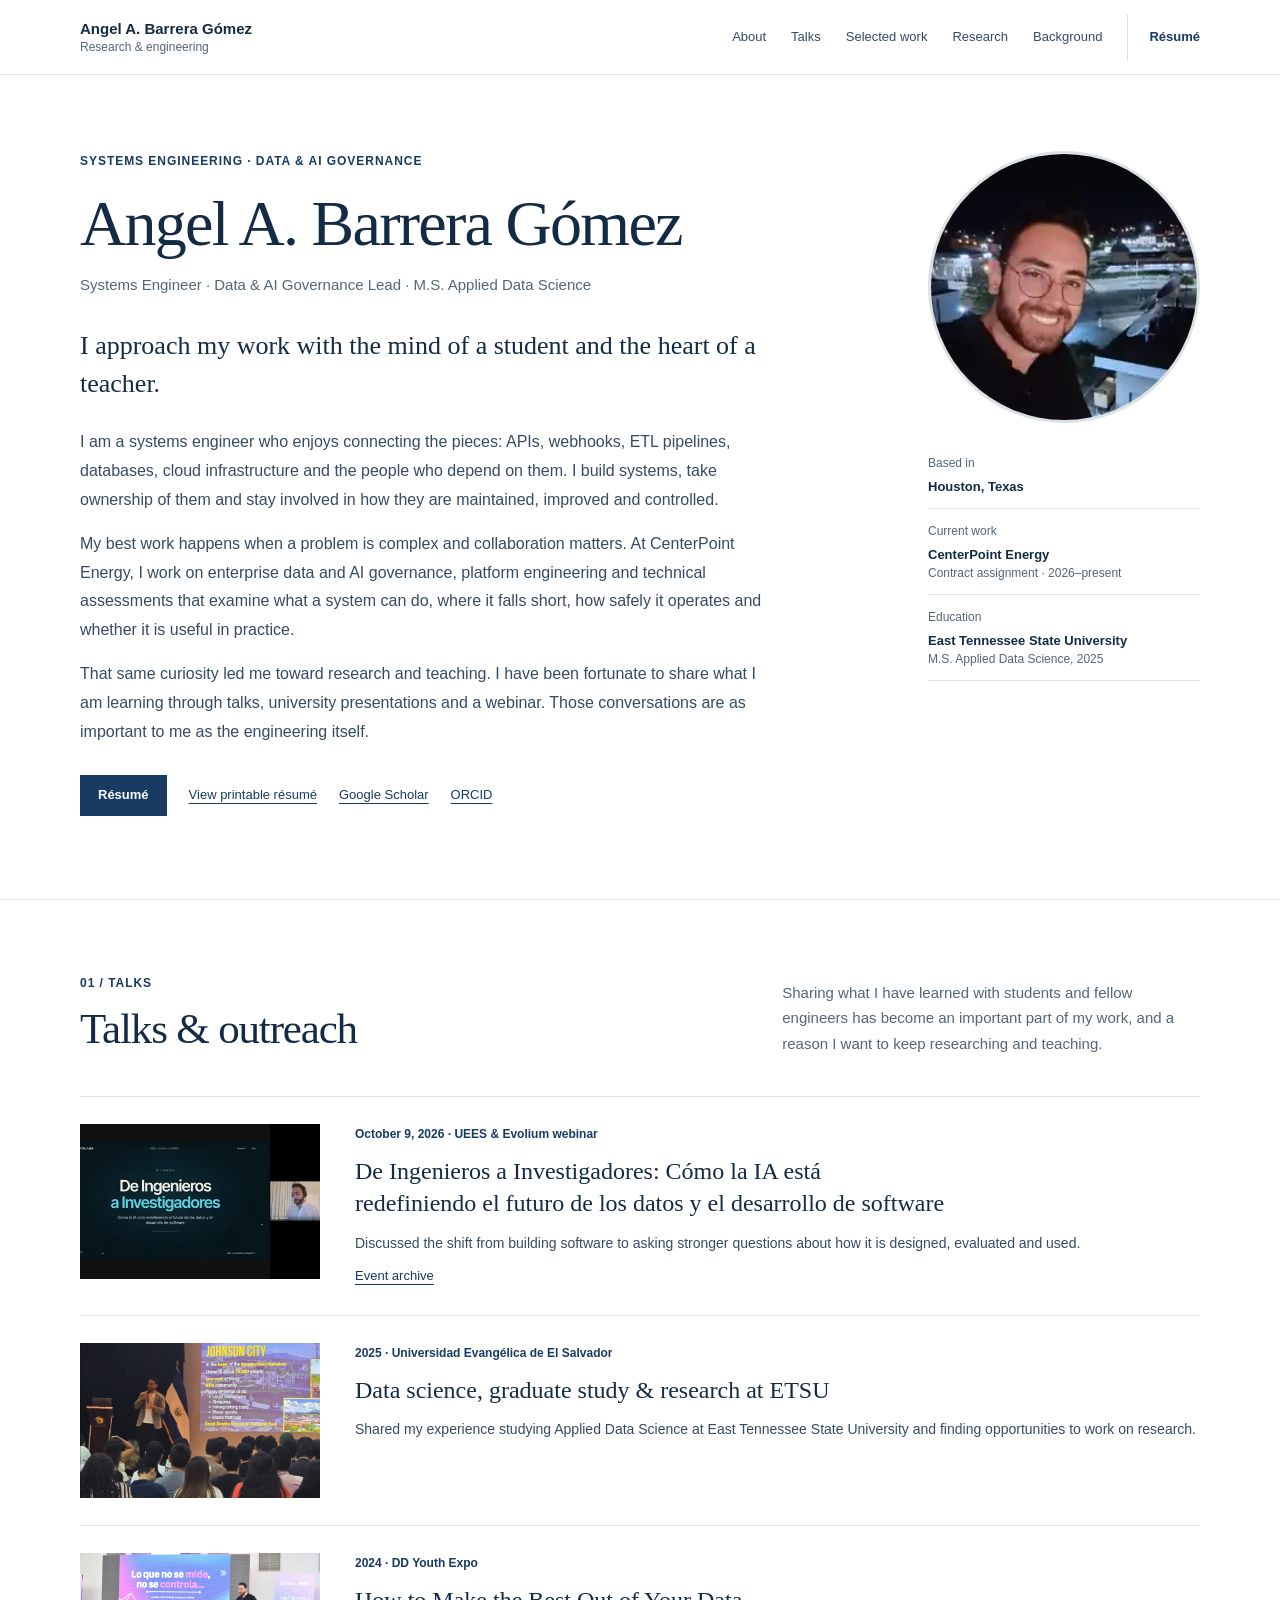
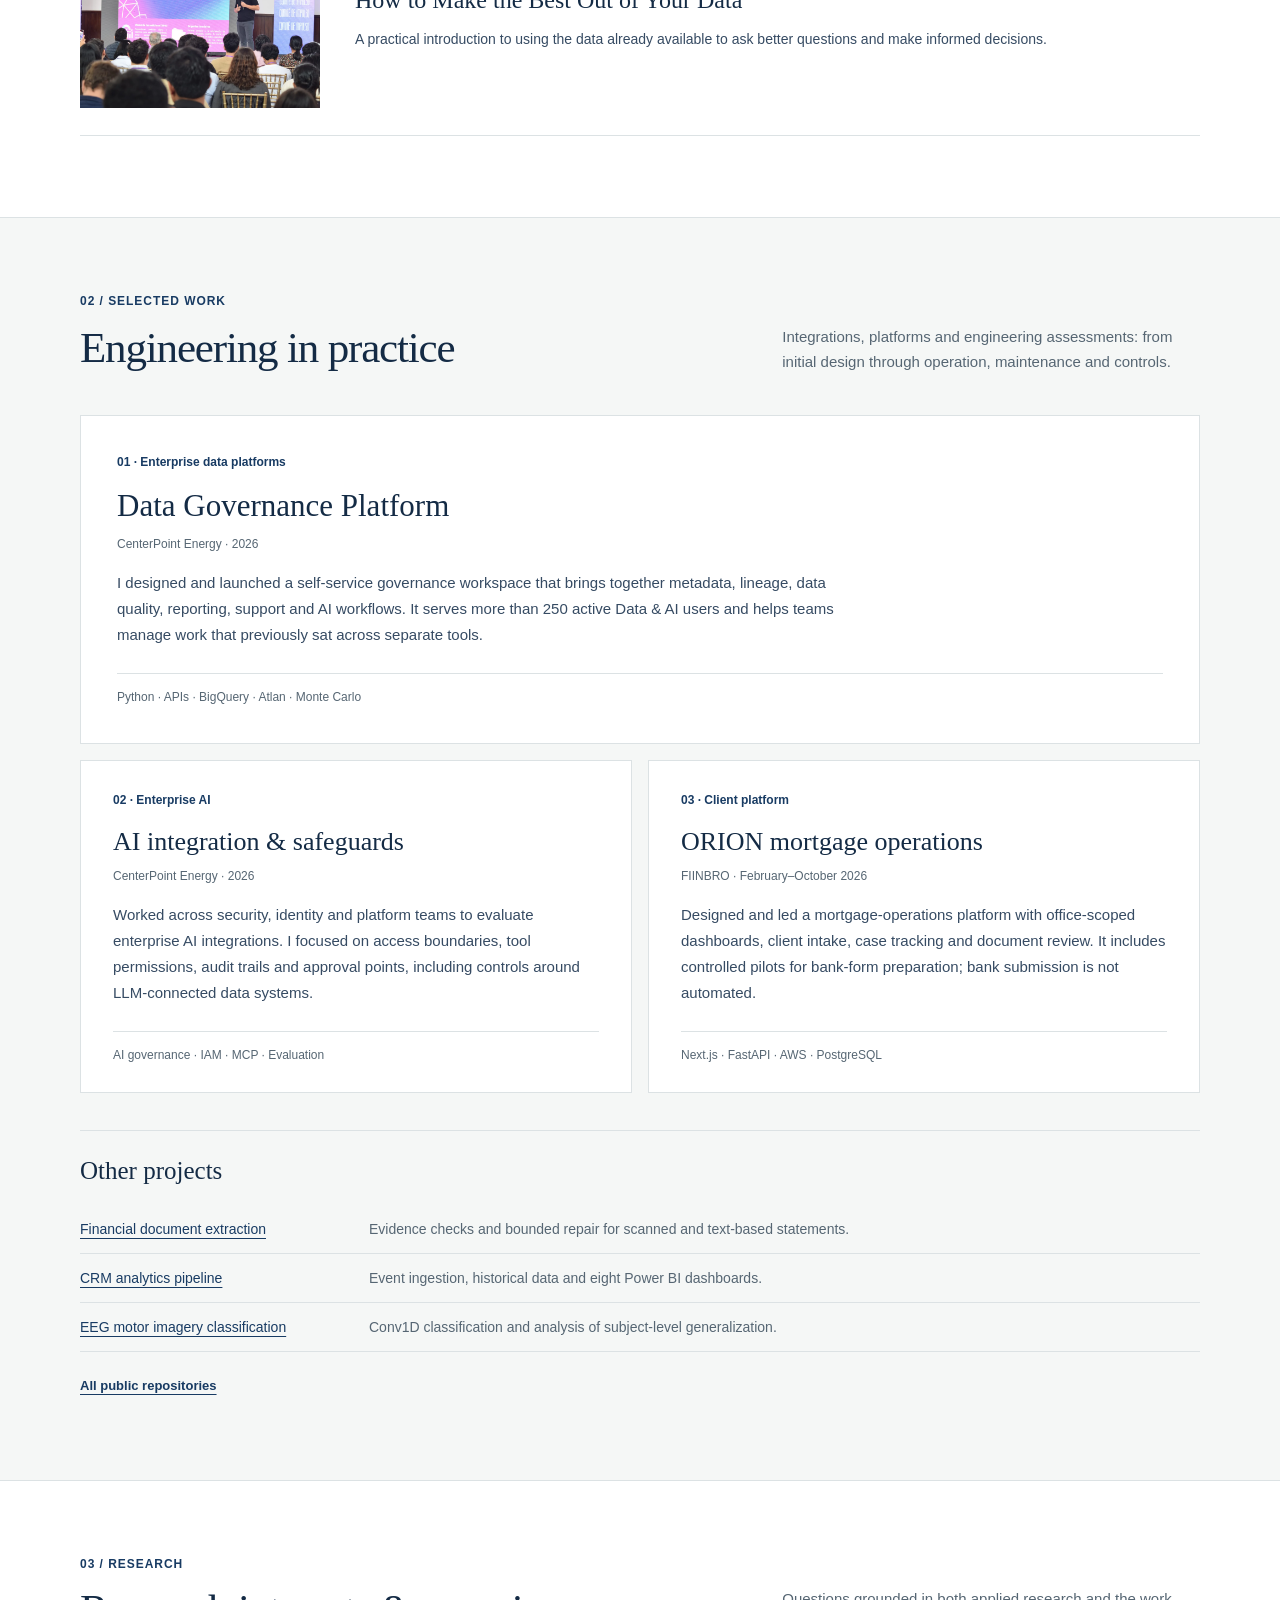
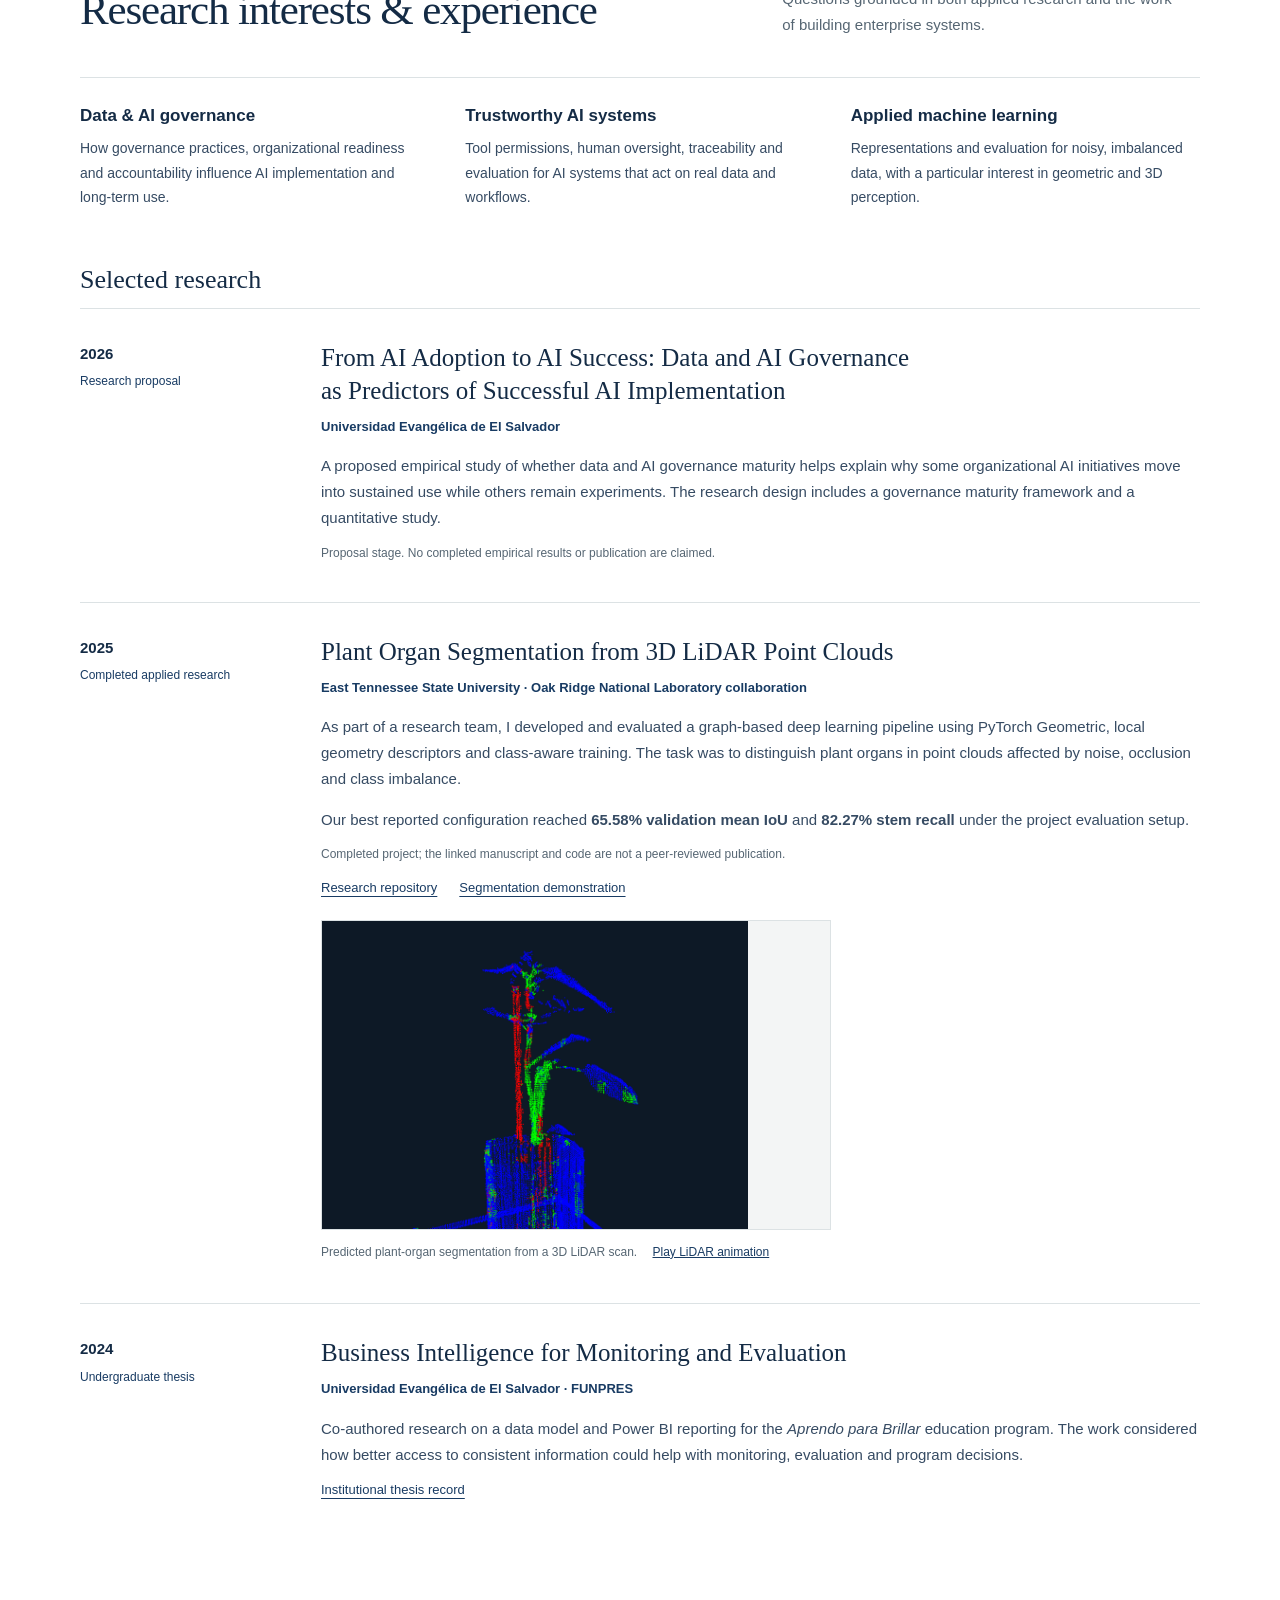
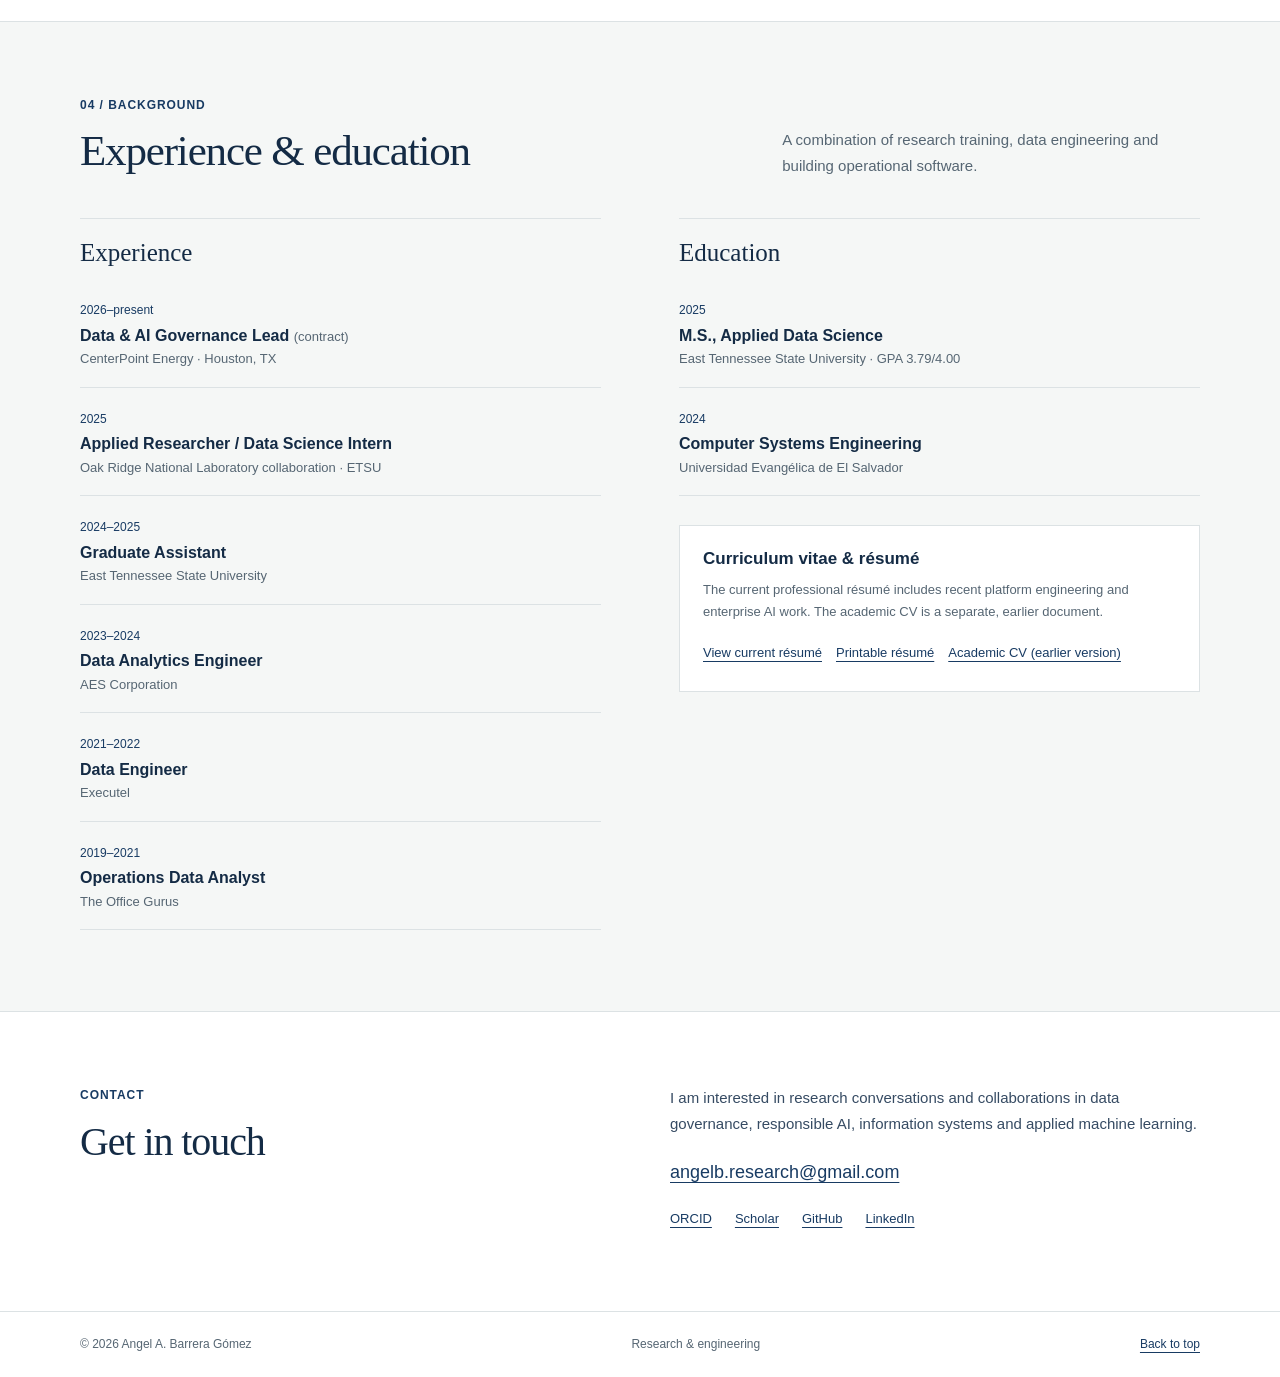
<file: index.html>
<!doctype html>
<html lang="en">
<head>
  <meta charset="utf-8">
  <meta name="viewport" content="width=device-width, initial-scale=1">
  <meta name="color-scheme" content="light">
  <meta name="theme-color" content="#142B45">
  <meta name="description" content="Angel A. Barrera Gómez is a systems engineer who builds, integrates and evaluates complex data and AI systems. Research, talks, engineering work and professional experience.">
  <meta property="og:type" content="profile">
  <meta property="og:title" content="Angel A. Barrera Gómez | Research & Engineering">
  <meta property="og:description" content="Systems engineering, integration, governance, research and teaching.">
  <meta property="og:url" content="https://angomezu.github.io/">
  <meta property="og:image" content="https://angomezu.github.io/assets/images/angel-barrera-profile.webp">
  <link rel="canonical" href="https://angomezu.github.io/">
  <link rel="icon" href="assets/favicon.svg" type="image/svg+xml">
  <link rel="stylesheet" href="assets/style.css">
  <title>Angel A. Barrera Gómez | Research &amp; Engineering</title>
  <script type="application/ld+json">{"@context":"https://schema.org","@type":"Person","name":"Angel A. Barrera Gómez","url":"https://angomezu.github.io/","jobTitle":"Systems Engineer / Data & AI Governance Lead","description":"Engineering, integrating, operating and evaluating complex systems; data and AI governance, research and teaching","alumniOf":[{"@type":"CollegeOrUniversity","name":"East Tennessee State University"},{"@type":"CollegeOrUniversity","name":"Universidad Evangélica de El Salvador"}],"sameAs":["https://github.com/angomezu","https://www.linkedin.com/in/angomezu/","https://orcid.org/0009-0007-4087-6743","https://scholar.google.com/citations?user=n1v6zZ8AAAAJ"]}</script>
</head>
<body id="top">
  <a class="skip-link" href="#main">Skip to main content</a>
  <header class="site-header">
    <div class="container header-inner">
      <a class="identity" href="#top">Angel A. Barrera Gómez <small>Research &amp; engineering</small></a>
      <button class="nav-toggle" aria-label="Open navigation" aria-expanded="false" aria-controls="site-nav" type="button"><span></span><span></span><span></span></button>
      <nav class="site-nav" id="site-nav" aria-label="Main navigation">
        <a href="#about">About</a><a href="#speaking">Talks</a><a href="#work">Selected work</a><a href="#research">Research</a><a href="#background">Background</a><a class="nav-cv" href="resume.html">Résumé</a>
      </nav>
    </div>
  </header>
  <main id="main" tabindex="-1">
    <section class="intro" id="about" aria-labelledby="intro-heading">
      <div class="container intro-layout">
        <div class="intro-body">
          <p class="eyebrow">Systems engineering · Data &amp; AI governance</p>
          <h1 id="intro-heading">Angel A. Barrera Gómez</h1>
          <p class="intro-role">Systems Engineer · Data &amp; AI Governance Lead · M.S. Applied Data Science</p>
          <p class="lead">I approach my work with the mind of a student and the heart of a teacher.</p>
          <p>I am a systems engineer who enjoys connecting the pieces: APIs, webhooks, ETL pipelines, databases, cloud infrastructure and the people who depend on them. I build systems, take ownership of them and stay involved in how they are maintained, improved and controlled.</p>
          <p>My best work happens when a problem is complex and collaboration matters. At CenterPoint Energy, I work on enterprise data and AI governance, platform engineering and technical assessments that examine what a system can do, where it falls short, how safely it operates and whether it is useful in practice.</p>
          <p>That same curiosity led me toward research and teaching. I have been fortunate to share what I am learning through talks, university presentations and a webinar. Those conversations are as important to me as the engineering itself.</p>
          <div class="intro-links" aria-label="Profile and documents">
            <a class="primary-link" href="resume.html">Résumé</a>
            <a href="resume.html">View printable résumé</a>
            <a href="https://scholar.google.com/citations?user=n1v6zZ8AAAAJ" target="_blank" rel="noopener noreferrer">Google Scholar</a>
            <a href="https://orcid.org/0009-0007-4087-6743" target="_blank" rel="noopener noreferrer">ORCID</a>
          </div>
        </div>
        <aside class="intro-side" aria-label="Profile information">
          <img class="portrait" src="assets/images/angel-barrera-profile.webp" width="240" height="240" alt="Angel Barrera Gómez smiling outdoors at night" fetchpriority="high">
          <dl class="profile-facts">
            <div><dt>Based in</dt><dd>Houston, Texas</dd></div>
            <div><dt>Current work</dt><dd>CenterPoint Energy <span>Contract assignment · 2026–present</span></dd></div>
            <div><dt>Education</dt><dd>East Tennessee State University <span>M.S. Applied Data Science, 2025</span></dd></div>
          </dl>
        </aside>
      </div>
    </section>

    <section class="section" id="speaking" aria-labelledby="speaking-heading">
      <div class="container">
        <div class="section-heading"><div><p class="eyebrow">01 / Talks</p><h2 id="speaking-heading">Talks &amp; outreach</h2></div><p>Sharing what I have learned with students and fellow engineers has become an important part of my work, and a reason I want to keep researching and teaching.</p></div>
        <div class="talk-list">
          <article class="talk-row"><a class="talk-image" href="assets/images/webinar-presentation.webp" target="_blank" rel="noopener" aria-label="View 2026 webinar screenshot"><img src="assets/images/webinar-presentation.webp" width="1062" height="595" loading="lazy" alt="Slide from the De Ingenieros a Investigadores webinar"></a><div><p class="talk-date"><time datetime="2026-10-09">October 9, 2026</time> · UEES &amp; Evolium webinar</p><h3 lang="es">De Ingenieros a Investigadores: Cómo la IA está redefiniendo el futuro de los datos y el desarrollo de software</h3><p>Discussed the shift from building software to asking stronger questions about how it is designed, evaluated and used.</p><a href="https://evoliumsystems.com/es/webinar" target="_blank" rel="noopener noreferrer">Event archive</a></div></article>
          <article class="talk-row"><a class="talk-image" href="assets/images/uees-student-talk.webp" target="_blank" rel="noopener" aria-label="View 2025 UEES talk photograph"><img src="assets/images/uees-student-talk.webp" width="1440" height="1440" loading="lazy" alt="Angel speaking with university students in El Salvador"></a><div><p class="talk-date"><time datetime="2025">2025</time> · Universidad Evangélica de El Salvador</p><h3>Data science, graduate study &amp; research at ETSU</h3><p>Shared my experience studying Applied Data Science at East Tennessee State University and finding opportunities to work on research.</p></div></article>
          <article class="talk-row"><a class="talk-image" href="assets/images/dd-youth-2024.webp" target="_blank" rel="noopener" aria-label="View DD Youth Expo 2024 photograph"><img src="assets/images/dd-youth-2024.webp" width="1750" height="1167" loading="lazy" alt="Angel speaking into a microphone at DD Youth Expo 2024"></a><div><p class="talk-date"><time datetime="2024">2024</time> · DD Youth Expo</p><h3>How to Make the Best Out of Your Data</h3><p>A practical introduction to using the data already available to ask better questions and make informed decisions.</p></div></article>
        </div>
      </div>
    </section>

    <section class="section section-work" id="work" aria-labelledby="work-heading">
      <div class="container">
        <div class="section-heading"><div><p class="eyebrow">02 / Selected work</p><h2 id="work-heading">Engineering in practice</h2></div><p>Integrations, platforms and engineering assessments: from initial design through operation, maintenance and controls.</p></div>
        <div class="work-grid">
          <article class="work-card work-card-wide"><div class="work-index">01 · Enterprise data platforms</div><h3>Data Governance Platform</h3><p class="work-org">CenterPoint Energy · 2026</p><p>I designed and launched a self-service governance workspace that brings together metadata, lineage, data quality, reporting, support and AI workflows. It serves more than 250 active Data &amp; AI users and helps teams manage work that previously sat across separate tools.</p><p class="work-foot">Python · APIs · BigQuery · Atlan · Monte Carlo</p></article>
          <article class="work-card"><div class="work-index">02 · Enterprise AI</div><h3>AI integration &amp; safeguards</h3><p class="work-org">CenterPoint Energy · 2026</p><p>Worked across security, identity and platform teams to evaluate enterprise AI integrations. I focused on access boundaries, tool permissions, audit trails and approval points, including controls around LLM-connected data systems.</p><p class="work-foot">AI governance · IAM · MCP · Evaluation</p></article>
          <article class="work-card"><div class="work-index">03 · Client platform</div><h3>ORION mortgage operations</h3><p class="work-org">FIINBRO · February–October 2026</p><p>Designed and led a mortgage-operations platform with office-scoped dashboards, client intake, case tracking and document review. It includes controlled pilots for bank-form preparation; bank submission is not automated.</p><p class="work-foot">Next.js · FastAPI · AWS · PostgreSQL</p></article>
        </div>
        <div class="more-work">
          <h3>Other projects</h3>
          <ul>
            <li><a href="https://github.com/angomezu/agentic-bank-statement-data-extractor" target="_blank" rel="noopener noreferrer">Financial document extraction</a><span>Evidence checks and bounded repair for scanned and text-based statements.</span></li>
            <li><a href="https://github.com/angomezu/CRM-to-PostgreSQL-ETL-for-Real-Estate-Analytics" target="_blank" rel="noopener noreferrer">CRM analytics pipeline</a><span>Event ingestion, historical data and eight Power BI dashboards.</span></li>
            <li><a href="https://github.com/angomezu/bci-motor-classification-cnn" target="_blank" rel="noopener noreferrer">EEG motor imagery classification</a><span>Conv1D classification and analysis of subject-level generalization.</span></li>
          </ul>
          <a class="text-link" href="https://github.com/angomezu?tab=repositories" target="_blank" rel="noopener noreferrer">All public repositories</a>
        </div>
      </div>
    </section>

    <section class="section" id="research" aria-labelledby="research-heading">
      <div class="container">
        <div class="section-heading"><div><p class="eyebrow">03 / Research</p><h2 id="research-heading">Research interests &amp; experience</h2></div><p>Questions grounded in both applied research and the work of building enterprise systems.</p></div>
        <div class="focus-grid">
          <article><h3>Data &amp; AI governance</h3><p>How governance practices, organizational readiness and accountability influence AI implementation and long-term use.</p></article>
          <article><h3>Trustworthy AI systems</h3><p>Tool permissions, human oversight, traceability and evaluation for AI systems that act on real data and workflows.</p></article>
          <article><h3>Applied machine learning</h3><p>Representations and evaluation for noisy, imbalanced data, with a particular interest in geometric and 3D perception.</p></article>
        </div>
        <h3 class="subheading">Selected research</h3>
        <div class="research-records">
          <article class="research-record">
            <div class="record-date"><time datetime="2026">2026</time><span>Research proposal</span></div>
            <div><h4>From AI Adoption to AI Success: Data and AI Governance as Predictors of Successful AI Implementation</h4><p class="record-org">Universidad Evangélica de El Salvador</p><p>A proposed empirical study of whether data and AI governance maturity helps explain why some organizational AI initiatives move into sustained use while others remain experiments. The research design includes a governance maturity framework and a quantitative study.</p><p class="record-note">Proposal stage. No completed empirical results or publication are claimed.</p></div>
          </article>
          <article class="research-record" id="plant-segmentation">
            <div class="record-date"><time datetime="2025">2025</time><span>Completed applied research</span></div>
            <div><h4>Plant Organ Segmentation from 3D LiDAR Point Clouds</h4><p class="record-org">East Tennessee State University · Oak Ridge National Laboratory collaboration</p><p>As part of a research team, I developed and evaluated a graph-based deep learning pipeline using PyTorch Geometric, local geometry descriptors and class-aware training. The task was to distinguish plant organs in point clouds affected by noise, occlusion and class imbalance.</p><p>Our best reported configuration reached <strong>65.58% validation mean IoU</strong> and <strong>82.27% stem recall</strong> under the project evaluation setup.</p><p class="record-note">Completed project; the linked manuscript and code are not a peer-reviewed publication.</p><p class="record-links"><a href="https://github.com/angomezu/geometric-deep-learning-plant-organ-segmentation" target="_blank" rel="noopener noreferrer">Research repository</a><a href="assets/prediction.gif" target="_blank" rel="noopener">Segmentation demonstration</a></p>
              <figure class="research-figure"><img id="lidar-animation" src="assets/images/plant-segmentation-still.webp" data-animation-source="assets/prediction.gif" data-still-source="assets/images/plant-segmentation-still.webp" width="900" height="650" loading="lazy" alt="Still frame of predicted plant organ segmentation from a 3D LiDAR point cloud"><figcaption>Predicted plant-organ segmentation from a 3D LiDAR scan. <button id="animation-toggle" class="inline-button" type="button" aria-controls="lidar-animation" aria-pressed="true" hidden>Play LiDAR animation</button></figcaption></figure>
            </div>
          </article>
          <article class="research-record">
            <div class="record-date"><time datetime="2024">2024</time><span>Undergraduate thesis</span></div>
            <div><h4>Business Intelligence for Monitoring and Evaluation</h4><p class="record-org">Universidad Evangélica de El Salvador · FUNPRES</p><p>Co-authored research on a data model and Power BI reporting for the <em>Aprendo para Brillar</em> education program. The work considered how better access to consistent information could help with monitoring, evaluation and program decisions.</p><p class="record-links"><a href="http://138.99.0.237/handle/123456789/769" target="_blank" rel="noopener noreferrer">Institutional thesis record</a></p></div>
          </article>
        </div>
      </div>
    </section>

    <section class="section section-background" id="background" aria-labelledby="background-heading"><div class="container">
      <div class="section-heading"><div><p class="eyebrow">04 / Background</p><h2 id="background-heading">Experience &amp; education</h2></div><p>A combination of research training, data engineering and building operational software.</p></div>
      <div class="background-columns"><div><h3>Experience</h3><div class="timeline"><div><time datetime="2026">2026–present</time><h4>Data &amp; AI Governance Lead <span>(contract)</span></h4><p>CenterPoint Energy · Houston, TX</p></div><div><time datetime="2025">2025</time><h4>Applied Researcher / Data Science Intern</h4><p>Oak Ridge National Laboratory collaboration · ETSU</p></div><div><time datetime="2024">2024–2025</time><h4>Graduate Assistant</h4><p>East Tennessee State University</p></div><div><time datetime="2023">2023–2024</time><h4>Data Analytics Engineer</h4><p>AES Corporation</p></div><div><time datetime="2021">2021–2022</time><h4>Data Engineer</h4><p>Executel</p></div><div><time datetime="2019">2019–2021</time><h4>Operations Data Analyst</h4><p>The Office Gurus</p></div></div></div>
        <div><h3>Education</h3><div class="timeline"><div><time datetime="2025">2025</time><h4>M.S., Applied Data Science</h4><p>East Tennessee State University · GPA 3.79/4.00</p></div><div><time datetime="2024">2024</time><h4>Computer Systems Engineering</h4><p>Universidad Evangélica de El Salvador</p></div></div><div class="download-panel"><h3>Curriculum vitae &amp; résumé</h3><p>The current professional résumé includes recent platform engineering and enterprise AI work. The academic CV is a separate, earlier document.</p><a href="resume.html">View current résumé</a><a href="resume.html">Printable résumé</a><a href="assets/docs/Angel_Barrera_Academic_CV.pdf" target="_blank" rel="noopener">Academic CV (earlier version)</a></div></div></div>
    </div></section>

    <section class="section contact-section" id="contact" aria-labelledby="contact-heading"><div class="container contact-layout"><div><p class="eyebrow">Contact</p><h2 id="contact-heading">Get in touch</h2></div><div><p>I am interested in research conversations and collaborations in data governance, responsible AI, information systems and applied machine learning.</p><a class="contact-mail" href="mailto:angelb.research@gmail.com">angelb.research@gmail.com</a><div class="social-links"><a href="https://orcid.org/0009-0007-4087-6743" target="_blank" rel="noopener noreferrer">ORCID</a><a href="https://scholar.google.com/citations?user=n1v6zZ8AAAAJ" target="_blank" rel="noopener noreferrer">Scholar</a><a href="https://github.com/angomezu" target="_blank" rel="noopener noreferrer">GitHub</a><a href="https://www.linkedin.com/in/angomezu/" target="_blank" rel="noopener noreferrer">LinkedIn</a></div></div></div></section>
  </main>
  <footer class="site-footer"><div class="container footer-inner"><span>© <span id="year">2026</span> Angel A. Barrera Gómez</span><span>Research &amp; engineering</span><a href="#top">Back to top</a></div></footer>
  <script src="assets/script.js" defer></script>
</body>
</html>
</file>
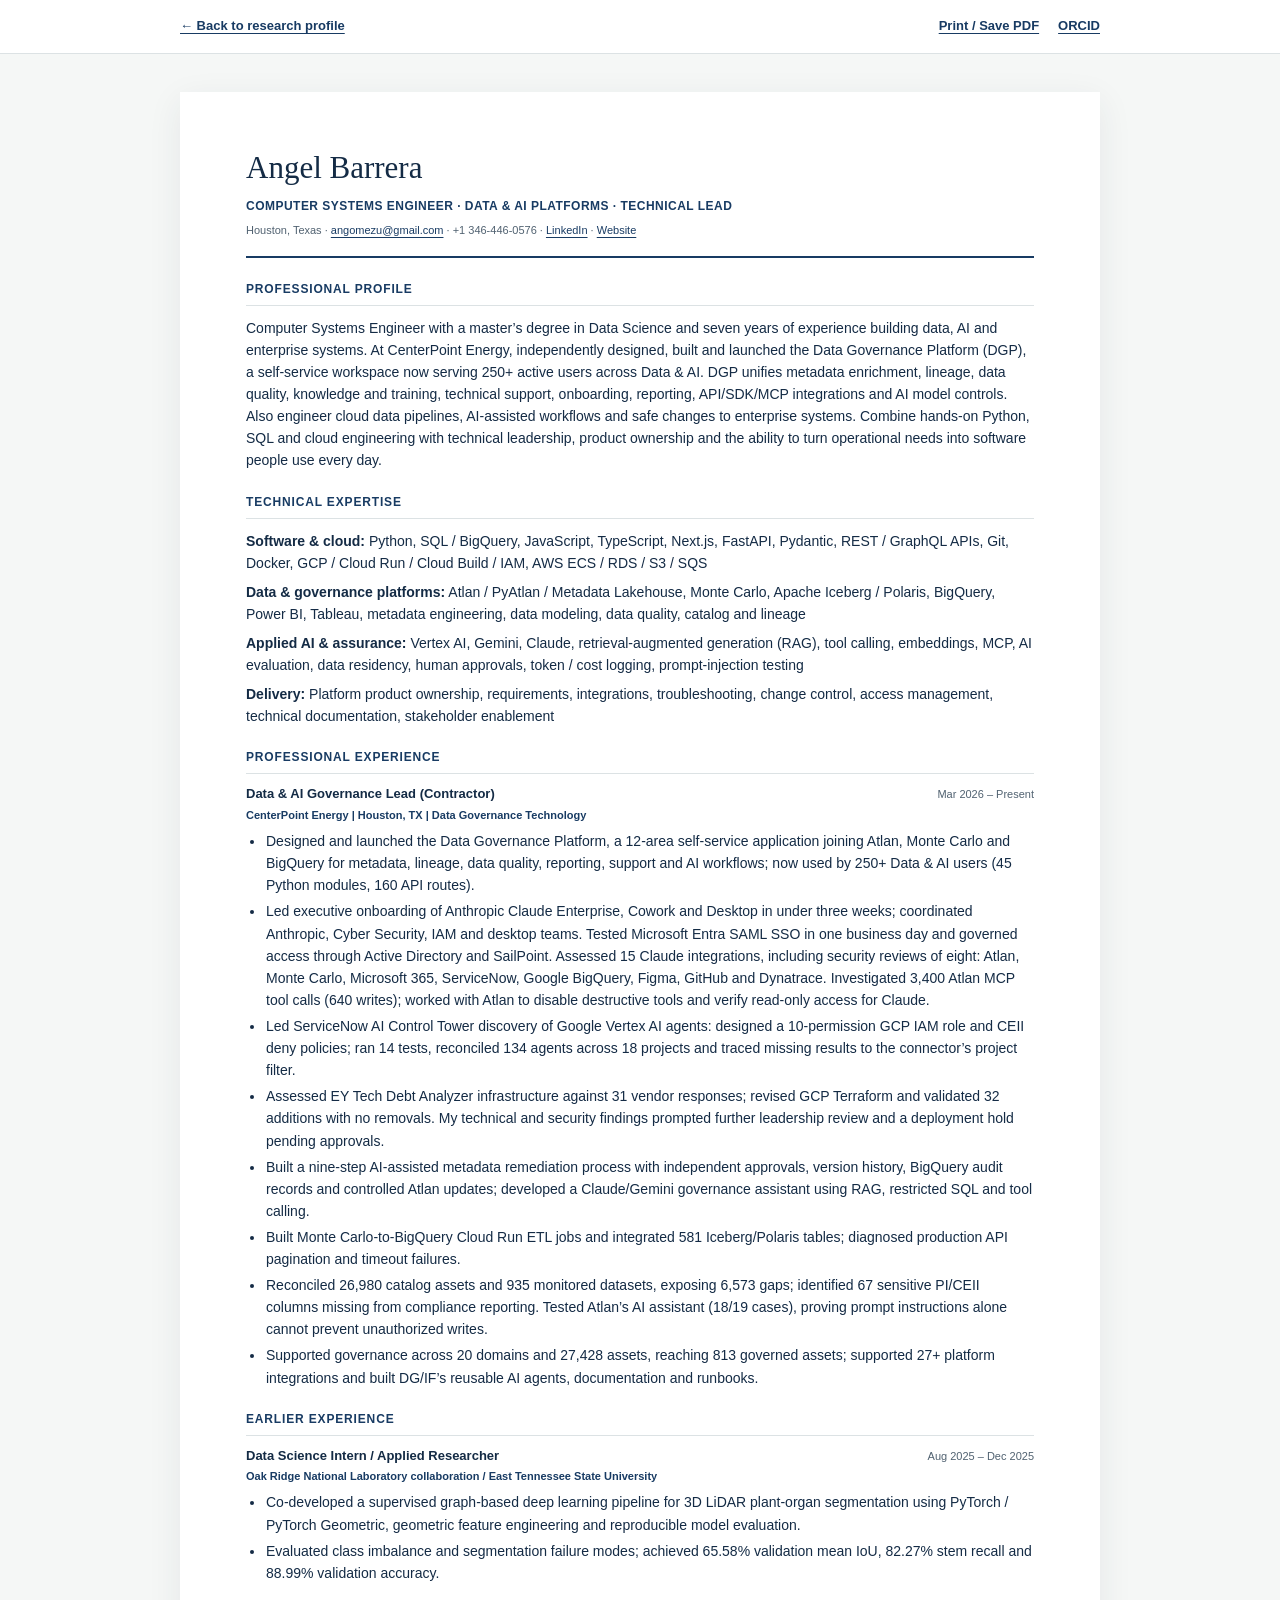
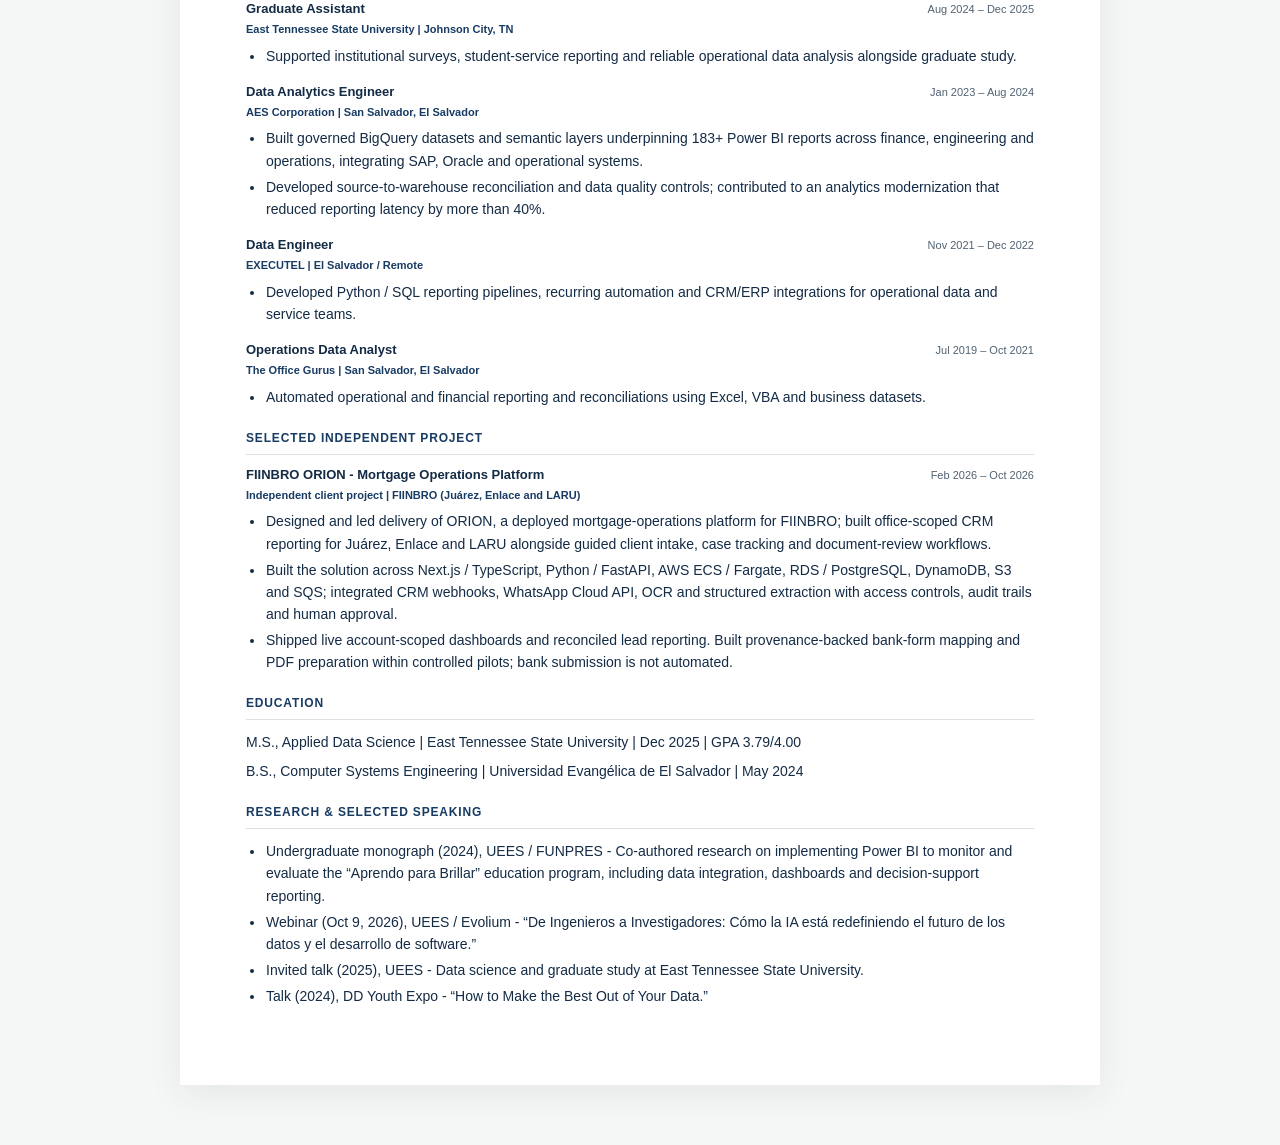
<file: resume.html>
<!doctype html>
<html lang="en"><head><meta charset="utf-8"><meta name="viewport" content="width=device-width,initial-scale=1"><meta name="description" content="Current résumé of Angel A. Barrera Gómez: software, data and AI systems engineering, research and talks."><link rel="canonical" href="https://angomezu.github.io/resume.html"><title>Résumé | Angel A. Barrera Gómez</title><style>
:root { --ink:#142B45; --accent:#183B63; --muted:#516271; --line:#dce2e4; }
* { box-sizing:border-box; }
body { font: 14px/1.58 -apple-system,BlinkMacSystemFont,'Segoe UI',Arial,sans-serif; color:var(--ink); margin:0; background:#f5f7f6; }
a { color:var(--accent); text-underline-offset:3px; }
.resume-bar { display:flex; justify-content:space-between; align-items:center; padding:16px max(24px,calc((100vw - 920px)/2)); gap:24px; background:white; border-bottom:1px solid var(--line); font-size:13px; }
.resume-bar a { font-weight:600; }
.resume-actions { display:flex; gap:19px; flex-wrap:wrap; }
.resume-paper { max-width:920px; margin:38px auto 60px; padding:52px 66px 65px; background:#fff; box-shadow:0 9px 32px #24374414; }
.resume-header { border-bottom:2px solid var(--accent); padding-bottom:16px; margin-bottom:22px; }
.resume-header h1 { font-family:Georgia,serif; font-size:31px; font-weight:normal; margin:0 0 4px; }
.resume-headline { font-size:12px; letter-spacing:.04em; font-weight:650; color:var(--accent); margin:0 0 7px; }
.resume-contact { color:var(--muted); font-size:11px; margin:0; }
.resume-section { margin:21px 0 0; }
.resume-section h2 { color:var(--accent); font-size:12px; font-weight:800; letter-spacing:.07em; text-transform:uppercase; border-bottom:1px solid var(--line); padding:0 0 6px; margin:0 0 11px; }
.resume-section >p { margin:7px 0; }
.resume-section h3 { font-size:13px; margin:0; line-height:1.4; font-weight:750; }
.resume-position { display:flex; justify-content:space-between; align-items:baseline; gap:15px; margin:16px 0 0; break-after:avoid; }
.resume-position:first-of-type { margin-top:8px; }
.resume-period { white-space:nowrap; font-size:11px; color:var(--muted); }
.resume-organization { font-size:11px; color:var(--accent); font-weight:600; margin:3px 0 4px!important; break-after:avoid; }
.resume-section ul { padding-left:19px; margin:6px 0 13px; }
.resume-section li { padding-left:1px; margin:4px 0; break-inside:avoid; }
.resume-skill strong { font-weight:750; }
.resume-education { margin:7px 0!important; }
@page { size:letter; margin:0.57in 0.64in; }
@media print {
 body { background:#fff; font-size:11.4px; line-height:1.44; }
 .resume-bar { display:none; }
 .resume-paper { max-width:none; margin:0; padding:0; box-shadow:none; }
 .resume-header { padding-bottom:10px; margin-bottom:10px; }
 .resume-header h1 { font-size:23px; }
 .resume-headline { font-size:9px; }
 .resume-contact { font-size:8px; }
 .resume-section { margin-top:10px; }
 .resume-section h2 { font-size:10px; padding-bottom:4px; margin-bottom:6px; }
 .resume-section >p { margin:4px 0; }
 .resume-section h3 { font-size:10.5px; }
 .resume-position { margin-top:9px; }
 .resume-period,.resume-organization { font-size:9px; }
 .resume-section ul { margin:3px 0 7px; padding-left:14px; break-inside:avoid; }
 .resume-section li { margin:3px 0; }
 a { color:var(--accent); text-decoration:none; }
}
@media(max-width:700px) { .resume-bar { flex-wrap:wrap; } .resume-paper { margin:0; padding:28px 21px 50px; box-shadow:none; } .resume-position { align-items:start; flex-direction:column; gap:2px; } .resume-contact { line-height:1.9; } }
</style></head>
<body><nav class="resume-bar" aria-label="Résumé navigation"><a href="index.html">← Back to research profile</a><div class="resume-actions"><a href="resume.html" onclick="window.print();return false">Print / Save PDF</a><a href="https://orcid.org/0009-0007-4087-6743">ORCID</a></div></nav>
<main class="resume-paper" id="main"><header class="resume-header"><h1>Angel Barrera</h1><p class="resume-headline">COMPUTER SYSTEMS ENGINEER · DATA &amp; AI PLATFORMS · TECHNICAL LEAD</p><p class="resume-contact">Houston, Texas <span aria-hidden="true">·</span> <a href="mailto:angomezu@gmail.com">angomezu@gmail.com</a> <span aria-hidden="true">·</span> +1 346-446-0576 <span aria-hidden="true">·</span> <a href="https://www.linkedin.com/in/angomezu/">LinkedIn</a> <span aria-hidden="true">·</span> <a href="https://angomezu.github.io/">Website</a></p></header><section class="resume-section"><h2>Professional Profile</h2>
<p>Computer Systems Engineer with a master’s degree in Data Science and seven years of experience building data, AI and enterprise systems. At CenterPoint Energy, independently designed, built and launched the Data Governance Platform (DGP), a self-service workspace now serving 250+ active users across Data &amp; AI. DGP unifies metadata enrichment, lineage, data quality, knowledge and training, technical support, onboarding, reporting, API/SDK/MCP integrations and AI model controls. Also engineer cloud data pipelines, AI-assisted workflows and safe changes to enterprise systems. Combine hands-on Python, SQL and cloud engineering with technical leadership, product ownership and the ability to turn operational needs into software people use every day.</p>
</section><section class="resume-section"><h2>Technical Expertise</h2>
<p class="resume-skill"><strong>Software &amp; cloud:</strong> Python, SQL / BigQuery, JavaScript, TypeScript, Next.js, FastAPI, Pydantic, REST / GraphQL APIs, Git, Docker, GCP / Cloud Run / Cloud Build / IAM, AWS ECS / RDS / S3 / SQS</p>
<p class="resume-skill"><strong>Data &amp; governance platforms:</strong> Atlan / PyAtlan / Metadata Lakehouse, Monte Carlo, Apache Iceberg / Polaris, BigQuery, Power BI, Tableau, metadata engineering, data modeling, data quality, catalog and lineage</p>
<p class="resume-skill"><strong>Applied AI &amp; assurance:</strong> Vertex AI, Gemini, Claude, retrieval-augmented generation (RAG), tool calling, embeddings, MCP, AI evaluation, data residency, human approvals, token / cost logging, prompt-injection testing</p>
<p class="resume-skill"><strong>Delivery:</strong> Platform product ownership, requirements, integrations, troubleshooting, change control, access management, technical documentation, stakeholder enablement</p>
</section><section class="resume-section"><h2>Professional Experience</h2>
<div class="resume-position"><h3>Data &amp; AI Governance Lead (Contractor)</h3><span class="resume-period">Mar 2026 – Present</span></div>
<p class="resume-organization">CenterPoint Energy  |  Houston, TX  |  Data Governance Technology</p>
<ul>
<li>Designed and launched the Data Governance Platform, a 12-area self-service application joining Atlan, Monte Carlo and BigQuery for metadata, lineage, data quality, reporting, support and AI workflows; now used by 250+ Data &amp; AI users (45 Python modules, 160 API routes).</li>
<li>Led executive onboarding of Anthropic Claude Enterprise, Cowork and Desktop in under three weeks; coordinated Anthropic, Cyber Security, IAM and desktop teams. Tested Microsoft Entra SAML SSO in one business day and governed access through Active Directory and SailPoint. Assessed 15 Claude integrations, including security reviews of eight: Atlan, Monte Carlo, Microsoft 365, ServiceNow, Google BigQuery, Figma, GitHub and Dynatrace. Investigated 3,400 Atlan MCP tool calls (640 writes); worked with Atlan to disable destructive tools and verify read-only access for Claude.</li>
<li>Led ServiceNow AI Control Tower discovery of Google Vertex AI agents: designed a 10-permission GCP IAM role and CEII deny policies; ran 14 tests, reconciled 134 agents across 18 projects and traced missing results to the connector’s project filter.</li>
<li>Assessed EY Tech Debt Analyzer infrastructure against 31 vendor responses; revised GCP Terraform and validated 32 additions with no removals. My technical and security findings prompted further leadership review and a deployment hold pending approvals.</li>
<li>Built a nine-step AI-assisted metadata remediation process with independent approvals, version history, BigQuery audit records and controlled Atlan updates; developed a Claude/Gemini governance assistant using RAG, restricted SQL and tool calling.</li>
<li>Built Monte Carlo-to-BigQuery Cloud Run ETL jobs and integrated 581 Iceberg/Polaris tables; diagnosed production API pagination and timeout failures.</li>
<li>Reconciled 26,980 catalog assets and 935 monitored datasets, exposing 6,573 gaps; identified 67 sensitive PI/CEII columns missing from compliance reporting. Tested Atlan’s AI assistant (18/19 cases), proving prompt instructions alone cannot prevent unauthorized writes.</li>
<li>Supported governance across 20 domains and 27,428 assets, reaching 813 governed assets; supported 27+ platform integrations and built DG/IF’s reusable AI agents, documentation and runbooks.</li>
</ul>
</section><section class="resume-section"><h2>Earlier Experience</h2>
<div class="resume-position"><h3>Data Science Intern / Applied Researcher</h3><span class="resume-period">Aug 2025 – Dec 2025</span></div>
<p class="resume-organization">Oak Ridge National Laboratory collaboration / East Tennessee State University</p>
<ul>
<li>Co-developed a supervised graph-based deep learning pipeline for 3D LiDAR plant-organ segmentation using PyTorch / PyTorch Geometric, geometric feature engineering and reproducible model evaluation.</li>
<li>Evaluated class imbalance and segmentation failure modes; achieved 65.58% validation mean IoU, 82.27% stem recall and 88.99% validation accuracy.</li>
</ul>
<div class="resume-position"><h3>Graduate Assistant</h3><span class="resume-period">Aug 2024 – Dec 2025</span></div>
<p class="resume-organization">East Tennessee State University  |  Johnson City, TN</p>
<ul>
<li>Supported institutional surveys, student-service reporting and reliable operational data analysis alongside graduate study.</li>
</ul>
<div class="resume-position"><h3>Data Analytics Engineer</h3><span class="resume-period">Jan 2023 – Aug 2024</span></div>
<p class="resume-organization">AES Corporation  |  San Salvador, El Salvador</p>
<ul>
<li>Built governed BigQuery datasets and semantic layers underpinning 183+ Power BI reports across finance, engineering and operations, integrating SAP, Oracle and operational systems.</li>
<li>Developed source-to-warehouse reconciliation and data quality controls; contributed to an analytics modernization that reduced reporting latency by more than 40%.</li>
</ul>
<div class="resume-position"><h3>Data Engineer</h3><span class="resume-period">Nov 2021 – Dec 2022</span></div>
<p class="resume-organization">EXECUTEL  |  El Salvador / Remote</p>
<ul>
<li>Developed Python / SQL reporting pipelines, recurring automation and CRM/ERP integrations for operational data and service teams.</li>
</ul>
<div class="resume-position"><h3>Operations Data Analyst</h3><span class="resume-period">Jul 2019 – Oct 2021</span></div>
<p class="resume-organization">The Office Gurus  |  San Salvador, El Salvador</p>
<ul>
<li>Automated operational and financial reporting and reconciliations using Excel, VBA and business datasets.</li>
</ul>
</section><section class="resume-section"><h2>Selected Independent Project</h2>
<div class="resume-position"><h3>FIINBRO ORION - Mortgage Operations Platform</h3><span class="resume-period">Feb 2026 – Oct 2026</span></div>
<p class="resume-organization">Independent client project  |  FIINBRO (Juárez, Enlace and LARU)</p>
<ul>
<li>Designed and led delivery of ORION, a deployed mortgage-operations platform for FIINBRO; built office-scoped CRM reporting for Juárez, Enlace and LARU alongside guided client intake, case tracking and document-review workflows.</li>
<li>Built the solution across Next.js / TypeScript, Python / FastAPI, AWS ECS / Fargate, RDS / PostgreSQL, DynamoDB, S3 and SQS; integrated CRM webhooks, WhatsApp Cloud API, OCR and structured extraction with access controls, audit trails and human approval.</li>
<li>Shipped live account-scoped dashboards and reconciled lead reporting. Built provenance-backed bank-form mapping and PDF preparation within controlled pilots; bank submission is not automated.</li>
</ul>
</section><section class="resume-section"><h2>Education</h2>
<p class="resume-education">M.S., Applied Data Science  |  East Tennessee State University  |  Dec 2025  |  GPA 3.79/4.00</p>
<p class="resume-education">B.S., Computer Systems Engineering  |  Universidad Evangélica de El Salvador  |  May 2024</p>
</section><section class="resume-section"><h2>Research &amp; Selected Speaking</h2>
<ul>
<li>Undergraduate monograph (2024), UEES / FUNPRES - Co-authored research on implementing Power BI to monitor and evaluate the “Aprendo para Brillar” education program, including data integration, dashboards and decision-support reporting.</li>
<li>Webinar (Oct 9, 2026), UEES / Evolium - “De Ingenieros a Investigadores: Cómo la IA está redefiniendo el futuro de los datos y el desarrollo de software.”</li>
<li>Invited talk (2025), UEES - Data science and graduate study at East Tennessee State University.</li>
<li>Talk (2024), DD Youth Expo - “How to Make the Best Out of Your Data.”</li>
</ul></section></main>
</body></html>
</file>
<file: assets/style.css>
:root{--ink:#142B45;--ink-soft:#364B63;--accent:#183B63;--accent-deep:#102B4D;--line:#dce2e4;--muted:#566673;--paper:#fff;--tint:#f5f7f6;--serif:Georgia,'Times New Roman',serif;--sans:-apple-system,BlinkMacSystemFont,'Segoe UI',Roboto,Helvetica,Arial,sans-serif}
*,*::before,*::after{box-sizing:border-box}
html{scroll-behavior:smooth;scroll-padding-top:96px}
body{margin:0;color:var(--ink);background:var(--paper);font:16px/1.72 var(--sans)}
a{color:var(--accent);text-underline-offset:4px;text-decoration-thickness:1px}
a:hover{color:var(--accent-deep);text-decoration-thickness:2px}
button{font:inherit}
img{display:block;max-width:100%;height:auto}
h1,h2,h3,h4,p,figure,dl,dd{margin:0}
h1,h2,h3,h4{line-height:1.23;text-wrap:balance}
h1,h2{font-family:var(--serif);font-weight:normal;letter-spacing:-.027em}
h3,h4{font-weight:650}
p+p{margin-top:15px}
:focus-visible{outline:3px solid var(--accent);outline-offset:4px}
::selection{background:#d6eae9;color:var(--ink)}
.container{width:min(1120px,calc(100% - 80px));margin-inline:auto}
.skip-link{position:fixed;left:16px;top:-100px;z-index:1000;padding:10px 14px;background:var(--ink);color:white}
.skip-link:focus{top:10px}
.site-header{position:sticky;top:0;z-index:50;background:var(--paper);border-bottom:1px solid var(--line)}
.header-inner{min-height:74px;display:flex;justify-content:space-between;align-items:center;gap:28px}
.identity{display:flex;flex-direction:column;color:var(--ink);text-decoration:none;font-size:15px;font-weight:700;line-height:1.4;white-space:nowrap}
.identity small{font-size:12px;color:var(--muted);font-weight:400}
.site-nav{display:flex;align-items:center;gap:25px;font-size:13px}
.site-nav a{text-decoration:none;white-space:nowrap;padding:12px 0;color:var(--ink-soft)}
.site-nav a:hover{color:var(--accent);text-decoration:underline}
.site-nav .nav-cv{color:var(--accent);font-weight:650;border-left:1px solid var(--line);padding-left:21px}
.nav-toggle{display:none;background:white;padding:9px 11px;border:1px solid var(--line);color:var(--ink);cursor:pointer}
.nav-toggle span{display:block;height:2px;width:21px;background:currentColor;margin:4px 0}
.eyebrow{color:var(--accent);font-size:12px;font-weight:700;letter-spacing:.08em;text-transform:uppercase}
.intro{padding:76px 0 83px}
.intro-layout{display:grid;grid-template-columns:minmax(0,1fr) 272px;gap:82px;align-items:start}
.intro h1{font-size:clamp(39px,5.2vw,64px);line-height:1.08;margin:17px 0 14px}
.intro-role{font-size:15px;color:var(--muted);margin:0 0 29px}
.intro-body{max-width:700px}
.intro-body>p:not(.eyebrow):not(.intro-role){max-width:710px}
.intro .lead{font-family:var(--serif);font-size:clamp(21px,2.25vw,26px);line-height:1.48;color:var(--ink);margin-bottom:25px}
.intro-body>p:not(.lead):not(.eyebrow):not(.intro-role){color:var(--ink-soft);line-height:1.8}
.intro-links{display:flex;flex-wrap:wrap;align-items:center;gap:10px 22px;margin-top:29px;font-size:13px}
.primary-link{padding:9px 18px;background:var(--accent);color:white;font-weight:650;text-decoration:none}
.primary-link:hover{background:var(--accent-deep);color:white}
.portrait{display:block;width:100%;aspect-ratio:1/1;object-fit:cover;object-position:center center;border-radius:50%;border:3px solid var(--line)}
.profile-facts{margin-top:18px;font-size:13px}
.profile-facts>div{padding:12px 0;border-bottom:1px solid var(--line)}
.profile-facts dt{color:var(--muted);font-size:12px;margin-bottom:3px}
.profile-facts dd{font-weight:600;line-height:1.5}
.profile-facts dd span{font-size:12px;font-weight:400;display:block;color:var(--muted)}
.section{padding:73px 0 81px;border-top:1px solid var(--line)}
.section-heading{display:grid;grid-template-columns:minmax(0,1.1fr) minmax(0,.72fr);gap:64px;align-items:end;margin-bottom:40px}
.section-heading h2{margin-top:10px;font-size:clamp(32px,4vw,43px)}
.section-heading>p{max-width:400px;color:var(--muted);font-size:15px;line-height:1.7}
.focus-grid{display:grid;grid-template-columns:repeat(3,minmax(0,1fr));gap:36px;padding:28px 0 42px;border-top:1px solid var(--line)}
.focus-grid h3{font-size:17px;margin-bottom:9px}
.focus-grid p{color:var(--ink-soft);font-size:14px;line-height:1.75}
.subheading{font-family:var(--serif);font-size:26px;font-weight:400;margin:12px 0}
.research-record{display:grid;grid-template-columns:205px minmax(0,1fr);gap:36px;padding:32px 0 38px;border-top:1px solid var(--line)}
.research-record>div{min-width:0}
.record-date time{display:block;color:var(--ink);font-size:15px;font-weight:650}
.record-date span{display:block;color:var(--accent);font-size:12px;margin-top:5px}
.research-record h4{font-family:var(--serif);font-size:25px;line-height:1.33;font-weight:400}
.record-org{font-size:13px;font-weight:650;color:var(--accent);margin:9px 0 14px}
.research-record p:not(.record-org):not(.record-note):not(.record-links){font-size:15px;color:var(--ink-soft)}
.record-note{font-size:12px;line-height:1.65;color:var(--muted);margin-top:13px}
.record-links{display:flex;flex-wrap:wrap;gap:8px 22px;font-size:13px;margin-top:12px}
.research-figure{margin-top:20px;max-width:510px}
.research-figure img{max-height:310px;max-width:100%;object-fit:contain;object-position:left;border:1px solid var(--line);background:#f3f5f5}
.research-figure figcaption{color:var(--muted);font-size:12px;margin-top:9px}
.inline-button{border:0;padding:3px 0;margin-left:12px;background:none;color:var(--accent);text-decoration:underline;cursor:pointer;font-size:12px}
.inline-button[hidden]{display:none}
.section-work,.section-background{background:var(--tint)}
.work-grid{display:grid;grid-template-columns:repeat(2,minmax(0,1fr));gap:16px}
.work-card{background:white;border:1px solid var(--line);padding:29px 32px 27px;min-width:0}
.work-card-wide{grid-column:1/-1;padding:36px}
.work-index{font-size:12px;color:var(--accent);font-weight:650;margin-bottom:15px}
.work-card h3{font-family:var(--serif);font-size:26px;font-weight:400}
.work-card-wide h3{font-size:31px}
.work-org{font-size:12px;color:var(--muted);margin:8px 0 16px}
.work-card p:not(.work-org):not(.work-foot){color:var(--ink-soft);font-size:15px;max-width:750px}
.work-card .work-foot{margin-top:25px;padding-top:13px;border-top:1px solid var(--line);font-size:12px;color:var(--muted)}
.more-work{border-top:1px solid var(--line);margin-top:37px;padding-top:25px}
.more-work h3{font-family:var(--serif);font-weight:400;font-size:25px;margin-bottom:18px}
.more-work ul{list-style:none;padding:0;margin:0;display:grid;gap:0}
.more-work li{display:grid;grid-template-columns:265px 1fr;gap:24px;padding:12px 0;border-bottom:1px solid var(--line);font-size:14px}
.more-work li span{color:var(--muted)}
.text-link{display:inline-block;margin-top:23px;font-size:13px;font-weight:650}
.talk-list{border-top:1px solid var(--line)}
.talk-row{display:grid;grid-template-columns:240px 1fr;gap:35px;padding:27px 0;border-bottom:1px solid var(--line)}
.talk-image{display:block;align-self:start;overflow:hidden;background:#eaf0ef}
.talk-image img{width:100%;height:155px;object-fit:cover;object-position:center}
.talk-date{font-size:12px;color:var(--accent);font-weight:650;margin-bottom:10px}
.talk-row h3{font-family:var(--serif);font-size:24px;line-height:1.35;font-weight:400}
.talk-row p:not(.talk-date){font-size:14px;color:var(--ink-soft);margin-top:11px}
.talk-row a:not(.talk-image){display:inline-block;font-size:13px;margin-top:10px}
.background-columns{display:grid;grid-template-columns:1fr 1fr;gap:78px}
.background-columns>div>h3{font-family:var(--serif);font-size:25px;font-weight:400;border-top:1px solid var(--line);padding-top:19px;margin-bottom:10px}
.timeline>div{padding:16px 0;border-bottom:1px solid var(--line)}
.timeline time{color:var(--accent);font-size:12px}
.timeline h4{font-size:16px;font-weight:600;margin:3px 0}
.timeline h4 span{font-weight:400;font-size:13px;color:var(--muted)}
.timeline p{font-size:13px;color:var(--muted)}
.download-panel{margin-top:29px;padding:23px;border:1px solid var(--line);background:white}
.download-panel h3{font-size:17px}
.download-panel p{color:var(--muted);font-size:13px;margin:9px 0 14px}
.download-panel a{display:inline-block;margin:4px 14px 4px 0;font-size:13px}
.contact-section{background:white}
.contact-layout{display:grid;grid-template-columns:1fr 1fr;gap:60px}
.contact-layout h2{font-size:40px;margin-top:11px}
.contact-layout p:not(.eyebrow){font-size:15px;color:var(--ink-soft)}
.contact-mail{display:inline-block;font-size:18px;margin-top:20px}
.social-links{display:flex;flex-wrap:wrap;gap:8px 23px;font-size:13px;margin-top:20px}
.site-footer{border-top:1px solid var(--line);padding:22px 0;font-size:12px;color:var(--muted)}
.footer-inner{display:flex;justify-content:space-between;flex-wrap:wrap;gap:12px}
@media(max-width:1000px){.site-nav{gap:14px;font-size:12px}.intro-layout{grid-template-columns:minmax(0,1fr) 230px;gap:46px}.section-heading{gap:40px}.background-columns{gap:38px}}
@media(max-width:800px){html{scroll-padding-top:82px}.container{width:calc(100% - 46px)}.site-header{position:static}.nav-ready .site-header{position:sticky}.header-inner{min-height:67px;flex-wrap:wrap;gap:12px}.site-nav{width:100%;display:flex;align-items:stretch;flex-direction:column;gap:0;padding:6px 22px 18px;background:white}.site-nav a{padding:11px 7px}.site-nav .nav-cv{border:0;padding:11px 7px}.nav-ready .header-inner{flex-wrap:nowrap}.nav-ready .nav-toggle{display:block}.nav-ready .site-nav{display:none;position:absolute;top:100%;left:0;border-bottom:1px solid var(--line)}.nav-ready .site-nav.is-open{display:flex}.intro-layout{grid-template-columns:minmax(0,1fr) 170px;gap:24px}.intro{padding:50px 0}.intro h1{font-size:39px}.intro-role{margin-bottom:19px}.intro .lead{font-size:22px}.section{padding:55px 0}.section-heading{grid-template-columns:1fr;gap:15px}.focus-grid{gap:18px}.research-record{grid-template-columns:145px minmax(0,1fr);gap:24px}.talk-row{grid-template-columns:190px 1fr;gap:23px}.talk-image img{height:140px}}
@media(max-width:620px){.container{width:calc(100% - 36px)}.identity{font-size:13px}.intro-layout{grid-template-columns:1fr 100px;gap:15px}.intro-body{display:contents}.intro .eyebrow{grid-column:1;grid-row:1;align-self:end}.intro h1{grid-column:1;grid-row:2;font-size:clamp(31px,8vw,39px)}.intro-role{grid-column:1;grid-row:3;font-size:13px}.intro-side{grid-column:2;grid-row:1/span 3}.portrait{aspect-ratio:1/1}.profile-facts{display:none}.intro .lead{grid-column:1/-1;grid-row:4;margin-top:16px}.intro-body>p:not(.lead):not(.eyebrow):not(.intro-role){grid-column:1/-1}.intro-links{grid-column:1/-1;gap:11px 19px;margin-top:14px}.intro-links a{font-size:13px}.focus-grid,.work-grid,.background-columns,.contact-layout{grid-template-columns:1fr}.focus-grid{gap:24px}.work-card-wide{grid-column:auto;padding:29px 32px}.more-work li{grid-template-columns:1fr;gap:4px}.research-record{grid-template-columns:1fr;gap:14px}.record-date{display:flex;flex-wrap:wrap;gap:13px;align-items:baseline}.record-date span{margin:0}.research-record h4{font-size:23px}.talk-row{grid-template-columns:1fr;gap:14px}.talk-image{max-width:365px}.talk-image img{height:180px}.talk-row h3{font-size:22px}.background-columns{gap:35px}.contact-layout{gap:22px}.footer-inner span:nth-child(2){display:none}}
@media(prefers-reduced-motion:reduce){html{scroll-behavior:auto}*,*::before,*::after{animation:none!important;transition:none!important}}
</file>
